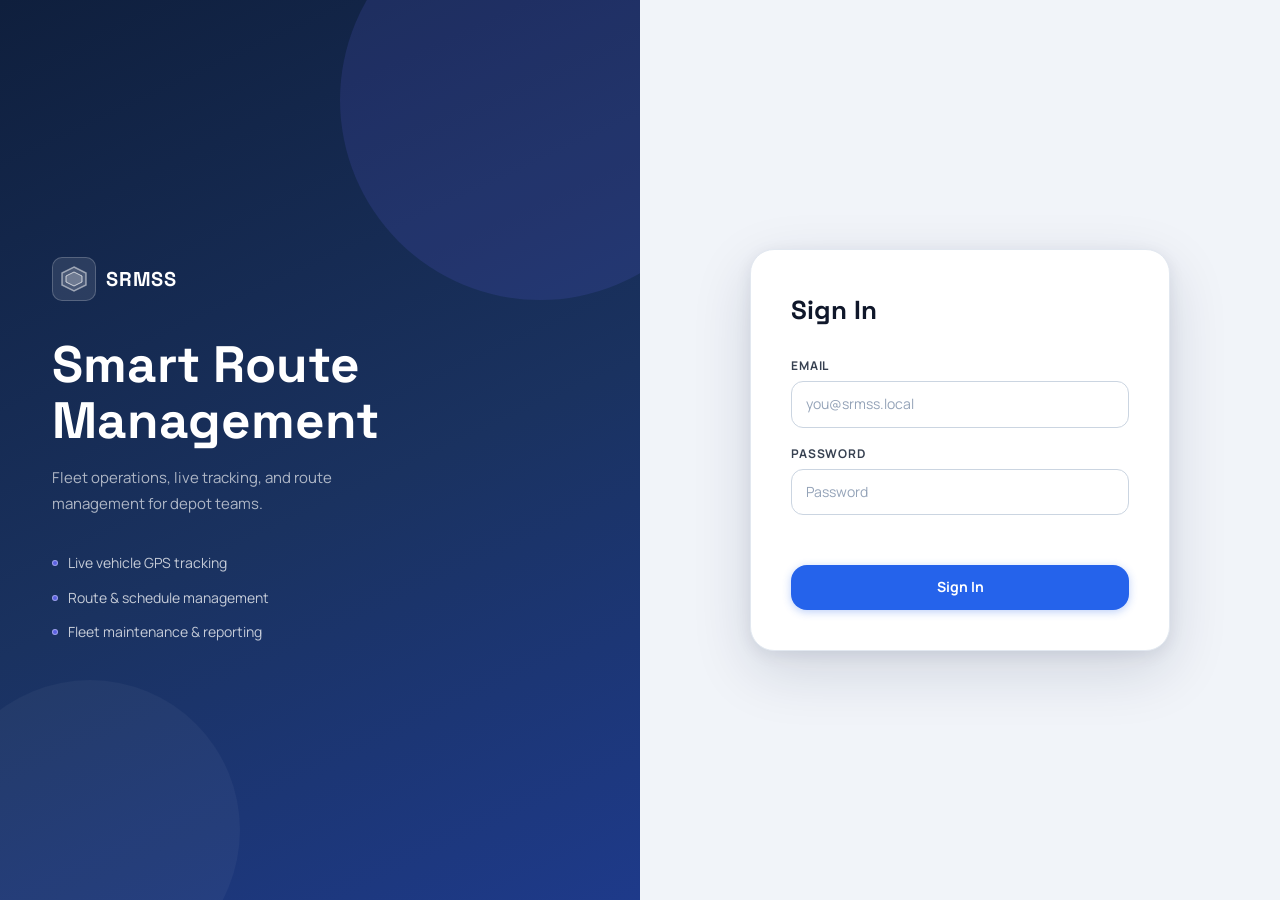
<file: frontend/index.html>
<!DOCTYPE html>
<html lang="en">
<head>
  <meta charset="UTF-8">
  <meta name="viewport" content="width=device-width, initial-scale=1.0">
  <title>SRMSS Login</title>
  <link rel="preconnect" href="https://fonts.googleapis.com">
  <link rel="preconnect" href="https://fonts.gstatic.com" crossorigin>
  <link href="https://fonts.googleapis.com/css2?family=Manrope:wght@400;500;700;800&family=Space+Grotesk:wght@500;700&display=swap" rel="stylesheet">
  <link rel="stylesheet" href="/frontend/css/styles.css">
</head>
<body class="auth-body">
  <main id="app"></main>
  <script type="module" src="/frontend/js/login-page.js"></script>
</body>
</html>
</file>
<file: frontend/css/styles.css>
/* ═══════════════════════════════════════════
   DESIGN TOKENS
   ═══════════════════════════════════════════ */
:root {
  /* Brand palette */
  --navy:         #0f1f3d;
  --navy-mid:     #1a3260;
  --navy-light:   #243d78;
  --blue:         #2563eb;
  --blue-hover:   #1d4ed8;
  --blue-light:   #dbeafe;
  --blue-faint:   #f0f5ff;

  /* Neutrals */
  --bg:           #f1f4f9;
  --bg-panel:     #ffffff;
  --surface:      #f8fafc;
  --line:         #e2e8f0;
  --line-strong:  #cbd5e1;

  /* Text */
  --text:         #0f172a;
  --text-mid:     #374151;
  --text-soft:    #64748b;
  --text-faint:   #94a3b8;

  /* Status */
  --success:      #16a34a;
  --success-bg:   #dcfce7;
  --warning:      #d97706;
  --warning-bg:   #fef3c7;
  --danger:       #dc2626;
  --danger-bg:    #fee2e2;

  /* Shadows */
  --shadow-sm:    0 1px 3px rgba(15, 31, 61, 0.08), 0 1px 2px rgba(15, 31, 61, 0.06);
  --shadow:       0 4px 16px rgba(15, 31, 61, 0.08), 0 1px 4px rgba(15, 31, 61, 0.05);
  --shadow-md:    0 8px 32px rgba(15, 31, 61, 0.10), 0 2px 8px rgba(15, 31, 61, 0.06);
  --shadow-lg:    0 20px 60px rgba(15, 31, 61, 0.14), 0 4px 16px rgba(15, 31, 61, 0.08);

  /* Radii */
  --r-sm:   8px;
  --r-md:   12px;
  --r-lg:   16px;
  --r-xl:   20px;
  --r-2xl:  24px;
}

/* ═══════════════════════════════════════════
   BASE RESET
   ═══════════════════════════════════════════ */
*, *::before, *::after { box-sizing: border-box; }

body {
  margin: 0;
  color: var(--text);
  font-family: "Manrope", system-ui, sans-serif;
  font-size: 15px;
  line-height: 1.6;
  background: var(--bg);
  -webkit-font-smoothing: antialiased;
}

/* ═══════════════════════════════════════════
   AUTH — LOGIN PAGE
   ═══════════════════════════════════════════ */
.auth-layout {
  min-height: 100vh;
  display: grid;
  grid-template-columns: 1fr 1fr;
}

.auth-hero {
  background: linear-gradient(155deg, var(--navy) 0%, var(--navy-mid) 55%, #1e3a8a 100%);
  padding: 56px 52px;
  display: flex;
  align-items: center;
  color: white;
  position: relative;
  overflow: hidden;
}

.auth-hero::before {
  content: "";
  position: absolute;
  top: -100px; right: -100px;
  width: 400px; height: 400px;
  border-radius: 50%;
  background: rgba(99, 102, 241, 0.15);
  pointer-events: none;
}

.auth-hero::after {
  content: "";
  position: absolute;
  bottom: -80px; left: -60px;
  width: 300px; height: 300px;
  border-radius: 50%;
  background: rgba(255, 255, 255, 0.04);
  pointer-events: none;
}

.auth-hero-content {
  position: relative;
  z-index: 1;
}

.auth-brand-mark {
  display: flex;
  align-items: center;
  gap: 10px;
  margin-bottom: 36px;
}

.auth-brand-icon {
  display: flex;
  align-items: center;
  justify-content: center;
  width: 44px;
  height: 44px;
  border-radius: 10px;
  background: rgba(255, 255, 255, 0.1);
  border: 1px solid rgba(255, 255, 255, 0.2);
}

.auth-brand-name {
  font-family: "Space Grotesk", sans-serif;
  font-size: 20px;
  font-weight: 700;
  color: white;
  letter-spacing: 0.04em;
}

.auth-title {
  margin: 0 0 16px;
  font-family: "Space Grotesk", sans-serif;
  font-size: clamp(32px, 4vw, 52px);
  line-height: 1.1;
  color: white;
}

.auth-copy {
  color: rgba(255, 255, 255, 0.65);
  font-size: 15px;
  line-height: 1.7;
  margin: 0 0 36px;
  max-width: 360px;
}

.auth-feature-list {
  display: flex;
  flex-direction: column;
  gap: 12px;
}

.auth-feature {
  display: flex;
  align-items: center;
  gap: 10px;
  font-size: 14px;
  color: rgba(255, 255, 255, 0.75);
}

.auth-feature-dot {
  width: 6px;
  height: 6px;
  border-radius: 50%;
  background: rgba(99, 102, 241, 0.9);
  border: 1px solid rgba(255,255,255,0.4);
  flex-shrink: 0;
}

.auth-panel {
  display: flex;
  align-items: center;
  justify-content: center;
  padding: 40px 32px;
  background: var(--bg);
}

.auth-card {
  width: min(420px, 100%);
  background: var(--bg-panel);
  border-radius: var(--r-2xl);
  box-shadow: var(--shadow-lg);
  padding: 40px;
  border: 1px solid var(--line);
}

.auth-card h2 {
  margin: 0 0 24px;
  font-family: "Space Grotesk", sans-serif;
  font-size: 26px;
  color: var(--text);
}

/* ═══════════════════════════════════════════
   FORMS
   ═══════════════════════════════════════════ */
.form-grid { display: grid; gap: 16px; }

.split-grid {
  display: grid;
  grid-template-columns: 1fr 1fr;
  gap: 12px;
}

.field label {
  display: block;
  margin-bottom: 6px;
  font-size: 12px;
  font-weight: 700;
  text-transform: uppercase;
  letter-spacing: 0.07em;
  color: var(--text-mid);
}

.field input,
.field select,
.field textarea {
  width: 100%;
  padding: 11px 14px;
  border: 1.5px solid var(--line-strong);
  border-radius: var(--r-md);
  background: var(--bg-panel);
  color: var(--text);
  font: inherit;
  font-size: 14px;
  transition: border-color 0.15s, box-shadow 0.15s;
  outline: none;
}

.field input:focus,
.field select:focus,
.field textarea:focus,
.filter-input:focus {
  border-color: var(--blue);
  box-shadow: 0 0 0 3px rgba(37, 99, 235, 0.12);
}

.field input::placeholder { color: var(--text-faint); }

.field input[readonly] {
  background: var(--surface);
  color: var(--text-soft);
  cursor: not-allowed;
}

.error-text {
  min-height: 18px;
  color: var(--danger);
  font-size: 13px;
  font-weight: 600;
}

/* ═══════════════════════════════════════════
   BUTTONS
   ═══════════════════════════════════════════ */
.primary-btn,
.ghost-btn,
.table-btn {
  appearance: none;
  border: 0;
  font: inherit;
  font-weight: 700;
  cursor: pointer;
  transition: all 0.18s ease;
  text-align: center;
  white-space: nowrap;
}

.primary-btn {
  display: inline-flex;
  align-items: center;
  justify-content: center;
  gap: 6px;
  padding: 11px 20px;
  border-radius: var(--r-lg);
  background: var(--blue);
  color: white;
  font-size: 14px;
  box-shadow: 0 2px 8px rgba(37, 99, 235, 0.30);
}

.primary-btn:hover {
  background: var(--blue-hover);
  box-shadow: 0 4px 14px rgba(37, 99, 235, 0.38);
  transform: translateY(-1px);
}

.primary-btn:disabled {
  opacity: 0.6;
  cursor: not-allowed;
  transform: none;
  box-shadow: none;
}

.ghost-btn {
  display: inline-flex;
  align-items: center;
  justify-content: center;
  gap: 6px;
  padding: 11px 18px;
  border-radius: var(--r-lg);
  background: white;
  color: var(--text-mid);
  font-size: 14px;
  border: 1.5px solid var(--line-strong);
}

.ghost-btn:hover {
  background: var(--surface);
  border-color: var(--blue);
  color: var(--blue);
}

/* Table row action buttons */
.table-btn {
  display: inline-flex;
  align-items: center;
  gap: 4px;
  padding: 5px 12px;
  border-radius: var(--r-sm);
  font-size: 12px;
  font-weight: 700;
  background: var(--surface);
  color: var(--text-mid);
  border: 1px solid var(--line-strong);
}

.table-btn:hover {
  background: var(--blue-light);
  border-color: var(--blue);
  color: var(--blue);
}

.danger-btn {
  background: var(--danger-bg);
  color: var(--danger);
  border-color: rgba(220, 38, 38, 0.2);
}

.danger-btn:hover {
  background: rgba(220, 38, 38, 0.15);
  border-color: var(--danger);
  color: var(--danger);
}

.table-actions {
  display: flex;
  gap: 6px;
  align-items: center;
}

/* ═══════════════════════════════════════════
   SHELL — SIDEBAR + MAIN
   ═══════════════════════════════════════════ */
.dashboard-shell {
  min-height: 100vh;
  display: grid;
  grid-template-columns: 260px 1fr;
}

.sidebar {
  background: linear-gradient(180deg, var(--navy) 0%, #162040 100%);
  color: white;
  display: flex;
  flex-direction: column;
  padding: 0;
  overflow-y: auto;
  position: sticky;
  top: 0;
  height: 100vh;
}

.sidebar-header {
  display: flex;
  align-items: flex-start;
  justify-content: space-between;
  padding: 28px 22px 0;
  margin-bottom: 28px;
}

.brand {
  margin-bottom: 0;
}

.brand strong {
  display: block;
  font-family: "Space Grotesk", sans-serif;
  font-size: 22px;
  font-weight: 700;
  color: white;
  letter-spacing: -0.01em;
}

.brand span {
  display: block;
  margin-top: 4px;
  font-size: 11px;
  color: rgba(255, 255, 255, 0.45);
  font-weight: 600;
  text-transform: uppercase;
  letter-spacing: 0.06em;
}

.nav-list {
  display: flex;
  flex-direction: column;
  gap: 2px;
  padding: 0 12px;
  flex: 1;
}

.nav-item {
  display: flex;
  align-items: center;
  gap: 10px;
  padding: 11px 14px;
  border-radius: var(--r-md);
  color: rgba(255, 255, 255, 0.62);
  font-weight: 600;
  font-size: 14px;
  text-decoration: none;
  transition: background 0.15s, color 0.15s;
}

.nav-item:hover {
  background: rgba(255, 255, 255, 0.07);
  color: rgba(255, 255, 255, 0.9);
}

.nav-item.active {
  background: var(--blue);
  color: white;
  font-weight: 700;
  box-shadow: 0 4px 12px rgba(37, 99, 235, 0.4);
}

.sidebar-role-badge {
  display: flex;
  align-items: center;
  gap: 10px;
  margin: 16px 12px 20px;
  padding: 12px 14px;
  border-radius: var(--r-md);
  background: rgba(255, 255, 255, 0.06);
  border: 1px solid rgba(255, 255, 255, 0.08);
  font-size: 13px;
  color: rgba(255, 255, 255, 0.7);
  overflow: hidden;
}

.sidebar-role-badge span:last-child {
  white-space: nowrap;
  overflow: hidden;
  text-overflow: ellipsis;
  font-weight: 700;
}

/* ═══════════════════════════════════════════
   MAIN CONTENT AREA
   ═══════════════════════════════════════════ */
.shell-main {
  display: flex;
  flex-direction: column;
  min-height: 100vh;
  padding: 0;
  background: var(--bg);
  overflow-x: hidden;
}

.topbar {
  display: flex;
  align-items: center;
  justify-content: space-between;
  gap: 16px;
  padding: 18px 32px;
  background: var(--bg-panel);
  border-bottom: 1px solid var(--line);
  position: sticky;
  top: 0;
  z-index: 10;
}

.topbar-left {
  display: flex;
  align-items: center;
  gap: 14px;
  min-width: 0;
}

.topbar-title {
  min-width: 0;
}

.topbar-title h1 {
  margin: 0;
  font-family: "Space Grotesk", sans-serif;
  font-size: 22px;
  font-weight: 700;
  color: var(--text);
  white-space: nowrap;
  overflow: hidden;
  text-overflow: ellipsis;
}

.topbar-subtitle {
  margin: 2px 0 0;
  color: var(--text-soft);
  font-size: 13px;
}

.topbar-actions {
  display: flex;
  align-items: center;
  gap: 10px;
  flex-shrink: 0;
}

.user-chip {
  display: flex;
  align-items: center;
  gap: 10px;
  padding: 8px 14px 8px 8px;
  border-radius: 999px;
  background: var(--surface);
  border: 1px solid var(--line);
}

.user-avatar {
  width: 34px;
  height: 34px;
  border-radius: 50%;
  display: grid;
  place-items: center;
  background: var(--blue);
  color: white;
  font-weight: 800;
  font-size: 12px;
  flex-shrink: 0;
}

.user-chip-info strong {
  display: block;
  font-size: 13px;
  font-weight: 700;
  color: var(--text);
  line-height: 1.3;
}

.user-chip-info span {
  font-size: 11px;
  color: var(--text-soft);
  text-transform: capitalize;
}

/* Page content padding */
.dashboard-grid {
  display: grid;
  gap: 20px;
  padding: 28px 32px;
  flex: 1;
}

/* ═══════════════════════════════════════════
   STAT CARDS
   ═══════════════════════════════════════════ */
.stats-grid {
  display: grid;
  grid-template-columns: repeat(5, minmax(0, 1fr));
  gap: 14px;
}

.stat-card {
  background: var(--bg-panel);
  border-radius: var(--r-lg);
  border: 1px solid var(--line);
  padding: 14px 16px;
  box-shadow: var(--shadow-sm);
  position: relative;
  overflow: hidden;
  display: flex;
  align-items: center;
  gap: 14px;
}

.stat-card::before {
  content: "";
  position: absolute;
  top: 0; left: 0; bottom: 0;
  width: 3px;
  background: var(--blue);
  border-radius: var(--r-sm) 0 0 var(--r-sm);
}

.stat-card-body {
  display: flex;
  flex-direction: column;
  gap: 2px;
  padding-left: 4px;
}

.stat-card span {
  display: block;
  font-size: 11px;
  font-weight: 700;
  text-transform: uppercase;
  letter-spacing: 0.07em;
  color: var(--text-soft);
}

.stat-card strong {
  display: block;
  font-size: 26px;
  font-family: "Space Grotesk", sans-serif;
  font-weight: 700;
  color: var(--text);
  line-height: 1.1;
}

/* ═══════════════════════════════════════════
   PANELS
   ═══════════════════════════════════════════ */
.panels-grid {
  display: grid;
  grid-template-columns: 1.4fr 0.6fr;
  gap: 16px;
}

.management-grid {
  display: grid;
  grid-template-columns: 1.2fr 0.8fr;
  gap: 16px;
}

.panel {
  background: var(--bg-panel);
  border-radius: var(--r-xl);
  border: 1px solid var(--line);
  padding: 24px;
  box-shadow: var(--shadow-sm);
}

.panel h3 {
  margin: 0 0 18px;
  font-family: "Space Grotesk", sans-serif;
  font-size: 17px;
  font-weight: 700;
  color: var(--text);
}

/* ═══════════════════════════════════════════
   FILTER BAR
   ═══════════════════════════════════════════ */
.filter-bar {
  display: flex;
  gap: 8px;
  margin-bottom: 18px;
  align-items: center;
  flex-wrap: wrap;
}

.filter-bar .filter-input { flex: 1; min-width: 0; }
.filter-bar .primary-btn,
.filter-bar .ghost-btn { flex-shrink: 0; }

.filter-input {
  padding: 10px 14px;
  border: 1.5px solid var(--line-strong);
  border-radius: var(--r-md);
  background: var(--bg-panel);
  color: var(--text);
  font: inherit;
  font-size: 14px;
  outline: none;
  transition: border-color 0.15s, box-shadow 0.15s;
}

.filter-input:focus {
  border-color: var(--blue);
  box-shadow: 0 0 0 3px rgba(37, 99, 235, 0.12);
}

/* ═══════════════════════════════════════════
   DATA TABLE
   ═══════════════════════════════════════════ */
.table-wrap { overflow-x: auto; }

.data-table {
  width: 100%;
  border-collapse: collapse;
  font-size: 14px;
}

.data-table thead {
  background: var(--surface);
  border-bottom: 2px solid var(--line);
}

.data-table th {
  padding: 10px 14px;
  text-align: left;
  font-size: 11px;
  font-weight: 800;
  text-transform: uppercase;
  letter-spacing: 0.08em;
  color: var(--text-soft);
  white-space: nowrap;
}

.data-table td {
  padding: 12px 14px;
  border-bottom: 1px solid var(--line);
  color: var(--text-mid);
  vertical-align: middle;
}

.data-table tbody tr:hover {
  background: var(--blue-faint);
}

.data-table tbody tr:last-child td {
  border-bottom: none;
}

.empty-note {
  padding: 32px;
  text-align: center;
  color: var(--text-soft);
  font-size: 14px;
}

.stops-empty-note {
  font-size: 13px;
  color: var(--text-faint);
  margin: 4px 0 8px;
}

.stop-row {
  display: flex;
  align-items: center;
  gap: 8px;
  margin-bottom: 6px;
}

.stop-seq {
  min-width: 22px;
  font-size: 13px;
  color: var(--text-soft);
  flex-shrink: 0;
}

.stop-row .stop-name-input {
  flex: 1;
  padding: 8px 10px;
  font-size: 14px;
  border: 1px solid var(--border);
  border-radius: 6px;
  background: var(--bg-input, var(--bg-surface));
  color: var(--text-main);
}

.stop-row .stop-name-input:focus {
  outline: none;
  border-color: var(--accent);
}

.stop-remove-btn {
  padding: 6px 10px !important;
  font-size: 13px !important;
  flex-shrink: 0;
}

.add-stop-btn {
  margin-top: 6px;
  font-size: 13px;
}

/* ═══════════════════════════════════════════
   ROUTE MAP
   ═══════════════════════════════════════════ */
.route-map-field { gap: 0; }

.map-hint-inline {
  font-size: 12px;
  font-weight: 400;
  color: var(--text-faint);
}

.map-mode-toolbar {
  display: flex;
  gap: 6px;
  margin: 8px 0 6px;
  flex-wrap: wrap;
}

.map-mode-btn {
  display: flex;
  align-items: center;
  gap: 6px;
  padding: 6px 12px;
  border: 1px solid var(--border, #e2e8f0);
  border-radius: 6px;
  background: var(--bg-surface, #f8fafc);
  cursor: pointer;
  font-size: 13px;
  color: var(--text-soft);
  transition: background 0.15s, color 0.15s, border-color 0.15s;
}

.map-mode-btn.active {
  background: var(--accent, #6366f1);
  color: #fff;
  border-color: var(--accent, #6366f1);
}

.map-mode-btn:not(.active):hover {
  background: var(--surface, #f1f5f9);
}

.map-mode-dot {
  width: 10px;
  height: 10px;
  border-radius: 50%;
  flex-shrink: 0;
}

.map-mode-dot-start { background: #22c55e; }
.map-mode-dot-stop  { background: #3b82f6; }
.map-mode-dot-end   { background: #ef4444; }

#route-map {
  height: 320px;
  border-radius: 8px;
  border: 1px solid var(--border, #e2e8f0);
  z-index: 0;
}

/* Custom map pins */
.route-map-pin {
  width: 30px;
  height: 30px;
  border-radius: 50%;
  display: flex;
  align-items: center;
  justify-content: center;
  border: 2px solid #fff;
  box-shadow: 0 2px 8px rgba(0,0,0,0.35);
}

.route-map-pin span {
  font-size: 11px;
  font-weight: 700;
  color: #fff;
  line-height: 1;
}

.route-map-pin-start { background: #22c55e; }
.route-map-pin-stop  { background: #3b82f6; }
.route-map-pin-end   { background: #ef4444; }

/* ── Assignment panel ── */
.assign-route-info {
  background: var(--surface);
  border: 1px solid var(--line);
  border-radius: 8px;
  padding: 12px 14px;
  margin-bottom: 16px;
  display: grid;
  gap: 6px;
}
.assign-info-row {
  display: flex;
  gap: 10px;
  font-size: 13px;
}
.assign-label {
  color: var(--text-soft);
  min-width: 90px;
  flex-shrink: 0;
}
.assign-value { color: var(--text); font-weight: 500; }

.current-assignment-banner {
  background: var(--blue-faint);
  border: 1px solid var(--blue-light);
  border-radius: 8px;
  padding: 10px 14px;
  margin-bottom: 16px;
}
.current-assign-title {
  font-size: 11px;
  font-weight: 600;
  text-transform: uppercase;
  letter-spacing: .05em;
  color: var(--blue);
  margin-bottom: 6px;
}
.current-assign-detail { font-size: 13px; color: var(--text-soft); line-height: 1.7; }

.assign-field-hint { font-size: 11px; color: var(--text-faint); font-weight: 400; }
.assign-empty-note { font-size: 13px; color: var(--text-faint); font-style: italic; margin: 4px 0 0; }

/* ── Recurring schedule ── */
.recurring-toggle-label {
  display: flex;
  align-items: center;
  gap: 8px;
  cursor: pointer;
  font-size: 14px;
  font-weight: 500;
  color: var(--text);
  user-select: none;
}
.recurring-toggle-label input[type="checkbox"] { width: 16px; height: 16px; cursor: pointer; accent-color: var(--blue); }

.recurring-section {
  background: var(--blue-faint);
  border: 1px solid var(--blue-light);
  border-radius: 8px;
  padding: 14px 16px;
  display: grid;
  gap: 12px;
}

.weekday-checkboxes { display: flex; gap: 6px; flex-wrap: wrap; }

.weekday-chip { display: inline-block; cursor: pointer; user-select: none; }
.weekday-chip input { display: none; }
.weekday-chip span {
  display: inline-flex;
  align-items: center;
  justify-content: center;
  width: 40px;
  height: 34px;
  border-radius: 6px;
  border: 1px solid var(--line-strong);
  background: var(--bg-panel);
  font-size: 12px;
  font-weight: 600;
  color: var(--text-soft);
  transition: background 0.15s, color 0.15s, border-color 0.15s;
}
.weekday-chip input:checked + span {
  background: var(--blue);
  border-color: var(--blue);
  color: #fff;
}

.assignment-cell { display: flex; flex-direction: column; gap: 2px; }
.assignment-vehicle { font-size: 12px; font-weight: 600; color: var(--text); }
.assignment-driver  { font-size: 11px; color: var(--text-soft); }

/* ═══════════════════════════════════════════
   BADGES
   ═══════════════════════════════════════════ */
.badge {
  display: inline-flex;
  align-items: center;
  padding: 3px 10px;
  border-radius: 999px;
  font-size: 11px;
  font-weight: 800;
  text-transform: uppercase;
  letter-spacing: 0.06em;
  white-space: nowrap;
}

/* Role badges */
.badge.admin   { background: var(--navy); color: white; }
.badge.manager { background: var(--blue-light); color: var(--blue-hover); }
.badge.driver  { background: var(--success-bg); color: var(--success); }
.badge.user    { background: var(--surface); color: var(--text-soft); border: 1px solid var(--line-strong); }

/* Status badges */
.badge.active      { background: var(--success-bg); color: var(--success); }
.badge.available   { background: var(--success-bg); color: var(--success); }
.badge.assigned    { background: var(--blue-light); color: var(--blue-hover); }
.badge.scheduled   { background: var(--blue-faint); color: var(--blue); border: 1px solid var(--blue-light); }
.badge.delayed     { background: var(--warning-bg); color: var(--warning); }
.badge.completed   { background: var(--surface); color: var(--text-soft); border: 1px solid var(--line-strong); }
.badge.emergency   { background: var(--danger-bg); color: var(--danger); }
.badge.maintenance { background: var(--warning-bg); color: var(--warning); }
.badge.inactive    { background: var(--surface); color: var(--text-faint); border: 1px solid var(--line); }
.badge.on_leave    { background: var(--warning-bg); color: var(--warning); }
.badge.cancelled   { background: var(--danger-bg); color: var(--danger); }
.badge.in_progress { background: var(--blue-light); color: var(--blue); }

/* ═══════════════════════════════════════════
   DASHBOARD WIDGETS
   ═══════════════════════════════════════════ */
.schedule-list { display: grid; gap: 10px; }

.schedule-item {
  display: grid;
  grid-template-columns: 1fr auto;
  gap: 12px;
  align-items: center;
  padding: 14px 16px;
  border-radius: var(--r-md);
  background: var(--surface);
  border: 1px solid var(--line);
}

.schedule-meta { color: var(--text-soft); font-size: 13px; }

.utilization-grid { display: grid; gap: 10px; }

.util-card {
  padding: 14px 16px;
  border-radius: var(--r-md);
  background: var(--blue-faint);
  border: 1px solid var(--blue-light);
}

.util-card span { font-size: 12px; color: var(--text-soft); font-weight: 600; }

.util-card strong {
  display: block;
  margin-top: 8px;
  font-size: 28px;
  font-family: "Space Grotesk", sans-serif;
  color: var(--blue);
}

/* ═══════════════════════════════════════════
   FORM SECTION DIVIDER
   ═══════════════════════════════════════════ */
.form-section-label {
  display: flex;
  align-items: center;
  gap: 10px;
  margin: 8px 0 4px;
  font-size: 11px;
  font-weight: 800;
  text-transform: uppercase;
  letter-spacing: 0.08em;
  color: var(--text-soft);
}

.form-section-label::before,
.form-section-label::after {
  content: "";
  flex: 1;
  height: 1px;
  background: var(--line);
}

/* ═══════════════════════════════════════════
   FORM ACTIONS / EDIT MODE
   ═══════════════════════════════════════════ */
.form-mode-label {
  display: flex;
  align-items: center;
  gap: 8px;
  margin-bottom: 14px;
  font-size: 12px;
  font-weight: 700;
  text-transform: uppercase;
  letter-spacing: 0.06em;
  color: var(--text-soft);
}

.edit-badge {
  padding: 3px 10px;
  border-radius: 999px;
  background: var(--blue-light);
  color: var(--blue);
  font-size: 11px;
  font-weight: 800;
}

.form-actions { display: flex; gap: 8px; }
.form-actions .primary-btn,
.form-actions .ghost-btn { flex: 1; }

.compact-form .field input,
.compact-form .field select { padding: 9px 12px; font-size: 14px; }

/* ═══════════════════════════════════════════
   TAB UI
   ═══════════════════════════════════════════ */
.tab-bar {
  display: flex;
  gap: 4px;
  margin-bottom: 18px;
  border-bottom: 2px solid var(--line);
}

.tab-btn {
  appearance: none;
  border: 0;
  background: none;
  font: inherit;
  font-size: 13px;
  font-weight: 700;
  color: var(--text-soft);
  padding: 9px 16px;
  border-bottom: 2px solid transparent;
  margin-bottom: -2px;
  cursor: pointer;
  transition: color 0.15s, border-color 0.15s;
}

.tab-btn.active {
  color: var(--blue);
  border-bottom-color: var(--blue);
}

.tab-btn:hover:not(.active) {
  color: var(--text);
}

/* ═══════════════════════════════════════════
   REPORTS / DATE FILTER
   ═══════════════════════════════════════════ */
.date-filter-bar {
  display: flex;
  gap: 12px;
  align-items: flex-end;
  flex-wrap: wrap;
  padding: 18px 20px;
  background: var(--bg-panel);
  border-radius: var(--r-lg);
  border: 1px solid var(--line);
  margin-bottom: 20px;
}

.date-filter-bar .field { flex: 1; min-width: 160px; }

.reports-toolbar {
  display: flex;
  align-items: flex-start;
  justify-content: space-between;
  gap: 16px;
  margin-bottom: 20px;
}
.reports-toolbar .date-filter-bar { flex: 1; margin-bottom: 0; }

.export-pdf-btn {
  flex-shrink: 0;
  align-self: flex-end;
  white-space: nowrap;
}

.report-section { margin-bottom: 24px; }
.report-section h4 {
  margin: 0 0 12px;
  font-family: "Space Grotesk", sans-serif;
  font-size: 16px;
  color: var(--text);
}

/* ═══════════════════════════════════════════
   PROFILE
   ═══════════════════════════════════════════ */
.profile-grid {
  display: grid;
  grid-template-columns: 1fr 1fr;
  gap: 16px;
}

.profile-card {
  background: var(--bg-panel);
  border-radius: var(--r-xl);
  border: 1px solid var(--line);
  padding: 24px;
  box-shadow: var(--shadow-sm);
}

.profile-card h3 {
  margin: 0 0 16px;
  font-family: "Space Grotesk", sans-serif;
  font-size: 16px;
  font-weight: 700;
  color: var(--text);
}

.profile-avatar-row {
  display: flex;
  align-items: center;
  gap: 16px;
  margin-bottom: 20px;
}

.profile-avatar {
  width: 56px;
  height: 56px;
  border-radius: 50%;
  display: grid;
  place-items: center;
  background: var(--blue);
  color: white;
  font-weight: 800;
  font-size: 20px;
  font-family: "Space Grotesk", sans-serif;
  flex-shrink: 0;
}

.profile-meta strong {
  display: block;
  font-size: 18px;
  font-family: "Space Grotesk", sans-serif;
  color: var(--text);
}

.profile-meta span { color: var(--text-soft); font-size: 14px; }

.session-item {
  display: flex;
  align-items: center;
  justify-content: space-between;
  gap: 12px;
  padding: 12px 14px;
  border-radius: var(--r-md);
  background: var(--surface);
  border: 1px solid var(--line);
  margin-bottom: 8px;
}

.session-meta { color: var(--text-soft); font-size: 12px; }

.session-current {
  font-size: 11px;
  font-weight: 800;
  text-transform: uppercase;
  letter-spacing: 0.06em;
  color: var(--success);
}

/* ═══════════════════════════════════════════
   ROLE PICKER
   ═══════════════════════════════════════════ */
.role-picker { display: grid; gap: 8px; }

.role-option {
  display: flex;
  align-items: flex-start;
  gap: 12px;
  padding: 12px 14px;
  border-radius: var(--r-md);
  border: 1.5px solid var(--line-strong);
  background: var(--bg-panel);
  cursor: pointer;
  transition: border-color 0.15s, background 0.15s;
}

.role-option:hover { border-color: var(--blue); }

.role-option input[type="radio"] {
  appearance: none;
  width: 18px;
  height: 18px;
  border-radius: 50%;
  border: 2px solid var(--line-strong);
  background: white;
  flex-shrink: 0;
  margin-top: 2px;
  transition: border-color 0.15s, background 0.15s;
  cursor: pointer;
}

.role-option.selected input[type="radio"] {
  border-color: var(--blue);
  background: var(--blue);
  box-shadow: inset 0 0 0 3px white;
}

.role-option.selected {
  border-color: var(--blue);
  background: var(--blue-faint);
}

.role-option-content { display: flex; flex-direction: column; gap: 2px; }
.role-option-label { font-weight: 800; font-size: 13px; color: var(--text); }
.role-option-desc { font-size: 12px; color: var(--text-soft); line-height: 1.5; }

/* ═══════════════════════════════════════════
   SIDE PANEL
   ═══════════════════════════════════════════ */
.side-panel-overlay {
  position: fixed;
  inset: 0;
  z-index: 800;
  background: rgba(15, 31, 61, 0.4);
  backdrop-filter: blur(3px);
  opacity: 0;
  transition: opacity 0.25s ease;
}

.side-panel-overlay.visible { opacity: 1; }

.side-panel {
  position: fixed;
  top: 0;
  right: 0;
  height: 100vh;
  width: 440px;
  max-width: 100vw;
  background: var(--bg-panel);
  box-shadow: -24px 0 80px rgba(15, 31, 61, 0.14);
  transform: translateX(100%);
  transition: transform 0.3s cubic-bezier(0.4, 0, 0.2, 1);
  display: flex;
  flex-direction: column;
  z-index: 801;
}

.side-panel.open { transform: translateX(0); }

.side-panel-header {
  display: flex;
  align-items: flex-start;
  justify-content: space-between;
  gap: 12px;
  padding: 22px 24px;
  border-bottom: 1px solid var(--line);
  flex-shrink: 0;
  background: var(--surface);
}

.side-panel-title {
  margin: 0;
  font-family: "Space Grotesk", sans-serif;
  font-size: 18px;
  font-weight: 700;
  color: var(--text);
}

.side-panel-subtitle {
  margin: 4px 0 0;
  font-size: 13px;
  color: var(--text-soft);
}

.side-panel-close {
  flex-shrink: 0;
  width: 32px;
  height: 32px;
  border-radius: var(--r-sm);
  border: 1px solid var(--line-strong);
  background: var(--bg-panel);
  cursor: pointer;
  display: grid;
  place-items: center;
  font-size: 14px;
  color: var(--text-soft);
  transition: all 0.15s;
}

.side-panel-close:hover {
  background: var(--danger-bg);
  border-color: var(--danger);
  color: var(--danger);
}

.side-panel-body {
  flex: 1;
  overflow-y: auto;
  padding: 24px;
}

.side-panel-body .form-grid { gap: 14px; }

.side-panel-footer {
  padding: 16px 24px;
  border-top: 1px solid var(--line);
  display: flex;
  gap: 10px;
  flex-shrink: 0;
  background: var(--surface);
}

.side-panel-footer .primary-btn { flex: 1; }

/* ═══════════════════════════════════════════
   CONFIRM MODAL
   ═══════════════════════════════════════════ */
.modal-overlay {
  position: fixed;
  inset: 0;
  background: rgba(15, 31, 61, 0.5);
  display: grid;
  place-items: center;
  z-index: 1000;
  opacity: 0;
  transition: opacity 0.2s ease;
  backdrop-filter: blur(4px);
  padding: 20px;
}

.modal-overlay.visible { opacity: 1; }

.modal-card {
  width: min(420px, 100%);
  padding: 28px;
  border-radius: var(--r-xl);
  background: var(--bg-panel);
  box-shadow: var(--shadow-lg);
  border: 1px solid var(--line);
  transform: translateY(10px) scale(0.98);
  transition: transform 0.2s ease;
}

.modal-overlay.visible .modal-card {
  transform: translateY(0) scale(1);
}

.modal-title {
  margin: 0 0 10px;
  font-family: "Space Grotesk", sans-serif;
  font-size: 20px;
  font-weight: 700;
  color: var(--text);
}

.modal-body {
  margin: 0 0 22px;
  color: var(--text-soft);
  font-size: 14px;
  line-height: 1.65;
}

.modal-actions {
  display: flex;
  gap: 10px;
  justify-content: flex-end;
}

/* ═══════════════════════════════════════════
   TOAST NOTIFICATIONS
   ═══════════════════════════════════════════ */
.toast-tray {
  position: fixed;
  bottom: 24px;
  right: 24px;
  display: grid;
  gap: 8px;
  z-index: 2000;
  max-width: 360px;
}

.toast {
  padding: 13px 18px;
  border-radius: var(--r-lg);
  font-weight: 600;
  font-size: 14px;
  box-shadow: var(--shadow-md);
  opacity: 0;
  transform: translateY(6px) scale(0.97);
  transition: opacity 0.2s ease, transform 0.2s ease;
  border: 1px solid transparent;
}

.toast.visible {
  opacity: 1;
  transform: translateY(0) scale(1);
}

.toast-success { background: #166534; color: white; border-color: #15803d; }
.toast-error   { background: #991b1b; color: white; border-color: #b91c1c; }
.toast-info    { background: var(--navy); color: white; border-color: var(--navy-mid); }

/* ═══════════════════════════════════════════
   FULL-SCREEN LOADER
   ═══════════════════════════════════════════ */
.fullscreen-loader {
  position: fixed;
  inset: 0;
  z-index: 9999;
  background: rgba(241, 244, 249, 0.82);
  backdrop-filter: blur(8px);
  display: flex;
  flex-direction: column;
  align-items: center;
  justify-content: center;
  gap: 16px;
  transition: opacity 0.25s ease;
}

.fullscreen-loader.fade-out {
  opacity: 0;
  pointer-events: none;
}

.loader-spinner {
  width: 44px;
  height: 44px;
  border: 3px solid var(--blue-light);
  border-top-color: var(--blue);
  border-radius: 50%;
  animation: spin 0.75s linear infinite;
}

.loader-label {
  font-family: "Space Grotesk", sans-serif;
  font-size: 14px;
  font-weight: 700;
  color: var(--text-soft);
  letter-spacing: 0.02em;
}

@keyframes spin { to { transform: rotate(360deg); } }

/* ═══════════════════════════════════════════
   SKELETON LOADER
   ═══════════════════════════════════════════ */
.page-loader {
  min-height: 100vh;
  display: grid;
  grid-template-columns: 260px 1fr;
}

.loader-sidebar {
  background: linear-gradient(180deg, var(--navy) 0%, #162040 100%);
  padding: 28px 22px;
}

.loader-sidebar-brand .skeleton:first-child {
  height: 24px; width: 80px; border-radius: 6px; margin-bottom: 8px;
  background: rgba(255,255,255,0.1);
}

.loader-sidebar-brand .skeleton:last-child {
  height: 12px; width: 150px; border-radius: 4px;
  background: rgba(255,255,255,0.07);
}

.loader-sidebar-brand { margin-bottom: 32px; }

.loader-sidebar-nav { display: grid; gap: 6px; }
.loader-sidebar-nav .skeleton {
  height: 42px; border-radius: var(--r-md);
  background: rgba(255,255,255,0.06);
}

.loader-main {
  padding: 0;
  display: flex;
  flex-direction: column;
  gap: 20px;
}

.loader-topbar {
  display: flex;
  justify-content: space-between;
  align-items: center;
  gap: 16px;
  padding: 18px 32px;
  background: var(--bg-panel);
  border-bottom: 1px solid var(--line);
}

.loader-topbar-left { display: grid; gap: 8px; }

.loader-stats {
  display: grid;
  grid-template-columns: repeat(5, minmax(0, 1fr));
  gap: 14px;
  padding: 0 32px;
}

.loader-stat-card {
  height: 88px;
  border-radius: var(--r-lg);
  border: 1px solid var(--line);
}

.loader-panels {
  display: grid;
  grid-template-columns: 1.4fr 0.6fr;
  gap: 16px;
  padding: 0 32px;
}

.loader-panel {
  border-radius: var(--r-xl);
  border: 1px solid var(--line);
  padding: 22px;
  display: grid;
  gap: 12px;
  align-content: start;
}

.loader-panel-title { height: 22px; width: 140px; border-radius: 6px; }
.loader-schedule-item { height: 70px; border-radius: var(--r-md); }
.loader-util-item { height: 66px; border-radius: var(--r-md); }

.skeleton {
  position: relative;
  overflow: hidden;
  background: var(--line);
}

.skeleton::after {
  content: "";
  position: absolute;
  inset: 0;
  background: linear-gradient(90deg, transparent 0%, rgba(255,255,255,0.6) 50%, transparent 100%);
  animation: shimmer 1.4s ease-in-out infinite;
}

@keyframes shimmer {
  0% { transform: translateX(-100%); }
  100% { transform: translateX(100%); }
}

/* ═══════════════════════════════════════════
   MOBILE SIDEBAR OVERLAY + HAMBURGER
   ═══════════════════════════════════════════ */
.sidebar-overlay {
  display: none;
  position: fixed;
  inset: 0;
  background: rgba(15, 31, 61, 0.5);
  z-index: 299;
  backdrop-filter: blur(2px);
}

.sidebar-overlay.visible { display: block; }

.sidebar-close {
  display: none;
  appearance: none;
  border: 1px solid rgba(255,255,255,0.15);
  background: rgba(255,255,255,0.08);
  color: rgba(255,255,255,0.7);
  width: 30px;
  height: 30px;
  border-radius: var(--r-sm);
  cursor: pointer;
  font-size: 13px;
  flex-shrink: 0;
  margin-top: 2px;
  transition: background 0.15s;
}

.sidebar-close:hover { background: rgba(255,255,255,0.14); color: white; }

.hamburger-btn {
  display: none;
  flex-direction: column;
  justify-content: center;
  gap: 5px;
  appearance: none;
  border: 1.5px solid var(--line-strong);
  background: var(--bg-panel);
  border-radius: var(--r-md);
  padding: 9px 10px;
  cursor: pointer;
  flex-shrink: 0;
}

.hamburger-btn span {
  display: block;
  width: 18px;
  height: 2px;
  background: var(--text-mid);
  border-radius: 2px;
}

/* ═══════════════════════════════════════════
   BREAKPOINT 1 — ≤ 1200px  LARGE TABLET
   ═══════════════════════════════════════════ */
@media (max-width: 1200px) {
  .dashboard-shell { grid-template-columns: 220px 1fr; }

  .stats-grid { grid-template-columns: repeat(3, minmax(0, 1fr)); }

  .stat-card strong { font-size: 26px; }

  .topbar-title h1 { font-size: 20px; }
  .topbar-subtitle { display: none; }

  .dashboard-grid { padding: 22px 24px; }
  .topbar { padding: 14px 24px; }
}

/* ═══════════════════════════════════════════
   BREAKPOINT 2 — ≤ 1024px  TABLET
   ═══════════════════════════════════════════ */
@media (max-width: 1024px) {
  /* Auth */
  .auth-layout { grid-template-columns: 1fr; }
  .auth-hero { display: none; }
  .auth-panel { min-height: 100vh; padding: 32px 20px; }

  /* Shell overlay sidebar */
  .dashboard-shell { grid-template-columns: 1fr; }

  .sidebar {
    position: fixed;
    top: 0; left: 0;
    height: 100vh;
    width: 260px;
    transform: translateX(-100%);
    transition: transform 0.3s cubic-bezier(0.4, 0, 0.2, 1);
    z-index: 300;
  }

  .sidebar.open { transform: translateX(0); }
  .sidebar-close { display: flex; align-items: center; justify-content: center; }
  .hamburger-btn { display: flex; }

  /* Layout */
  .shell-main { min-height: 100vh; }
  .dashboard-grid { padding: 20px; gap: 16px; }
  .topbar { padding: 14px 20px; }

  .panels-grid, .management-grid { grid-template-columns: 1fr; }
  .stats-grid { grid-template-columns: repeat(3, minmax(0, 1fr)); }
  .profile-grid { grid-template-columns: 1fr; }

  /* Loader */
  .page-loader { grid-template-columns: 1fr; }
  .loader-sidebar { display: none; }
  .loader-stats { grid-template-columns: repeat(3, minmax(0, 1fr)); padding: 0 20px; }
  .loader-panels { grid-template-columns: 1fr; padding: 0 20px; }
  .loader-topbar { padding: 14px 20px; }
}

/* ═══════════════════════════════════════════
   BREAKPOINT 3 — ≤ 768px  MOBILE
   ═══════════════════════════════════════════ */
@media (max-width: 768px) {
  .dashboard-grid { padding: 14px; gap: 12px; }
  .topbar { padding: 12px 14px; margin-bottom: 0; }

  .topbar-title h1 { font-size: 18px; }

  .user-chip-info { display: none; }
  .user-chip { padding: 6px; border-radius: 50%; }

  .ghost-btn#logout-btn { padding: 9px 12px; font-size: 13px; }

  .stats-grid { grid-template-columns: repeat(2, minmax(0, 1fr)); gap: 10px; }
  .stat-card { padding: 12px 14px; }
  .stat-card strong { font-size: 22px; }

  .split-grid { grid-template-columns: 1fr; }

  .filter-bar { gap: 8px; }
  .filter-bar .ghost-btn,
  .filter-bar .primary-btn { flex: 1 1 auto; text-align: center; justify-content: center; }

  .panel { padding: 16px; border-radius: var(--r-lg); }
  .panel h3 { font-size: 15px; margin-bottom: 14px; }

  .data-table th, .data-table td { padding: 9px 10px; font-size: 13px; }

  .reports-toolbar { flex-direction: column; }
  .date-filter-bar { flex-direction: column; gap: 10px; }
  .date-filter-bar .field { width: 100%; }
  .export-pdf-btn { width: 100%; justify-content: center; }

  .side-panel { width: 100vw; }
  .side-panel-footer { flex-direction: column; }

  .toast-tray { bottom: 14px; right: 12px; left: 12px; max-width: none; }
  .toast { max-width: 100%; }

  .modal-card { padding: 20px; }

  .loader-stats { grid-template-columns: repeat(2, minmax(0, 1fr)); }
}

/* ═══════════════════════════════════════════
   BREAKPOINT 4 — ≤ 480px  SMALL MOBILE
   ═══════════════════════════════════════════ */
@media (max-width: 480px) {
  .stats-grid { grid-template-columns: 1fr 1fr; }

  .primary-btn, .ghost-btn { padding: 10px 14px; font-size: 13px; }

  .side-panel-header, .side-panel-body { padding: 16px; }
  .side-panel-footer { padding: 14px 16px; }

  .topbar-title h1 { font-size: 16px; }
}

/* ═══════════════════════════════════════════
   CALENDAR VIEW
   ═══════════════════════════════════════════ */
.cal-nav {
  display: flex;
  align-items: center;
  justify-content: space-between;
  margin-bottom: 16px;
  flex-wrap: wrap;
  gap: 10px;
}

.cal-nav-center {
  display: flex;
  align-items: center;
  gap: 8px;
}

.cal-month-title {
  font-family: "Space Grotesk", sans-serif;
  font-size: 18px;
  font-weight: 700;
  color: var(--text);
  min-width: 200px;
  text-align: center;
}

.cal-scroll-wrap {
  overflow-x: auto;
  -webkit-overflow-scrolling: touch;
}

.cal-header-row {
  display: grid;
  grid-template-columns: repeat(7, minmax(52px, 1fr));
  border-bottom: 2px solid var(--line);
  min-width: 364px;
}

.cal-header-cell {
  padding: 8px 6px;
  text-align: center;
  font-size: 11px;
  font-weight: 800;
  text-transform: uppercase;
  letter-spacing: 0.08em;
  color: var(--text-soft);
}

.cal-grid {
  display: grid;
  grid-template-columns: repeat(7, minmax(52px, 1fr));
  border-left: 1px solid var(--line);
  border-top: 1px solid var(--line);
  min-width: 364px;
}

.cal-cell {
  border-right: 1px solid var(--line);
  border-bottom: 1px solid var(--line);
  padding: 6px 5px 4px;
  min-height: 96px;
}

.cal-cell.other-month { background: var(--surface); }
.cal-cell.today       { background: var(--blue-faint); }

.cal-day-num {
  display: inline-flex;
  align-items: center;
  justify-content: center;
  width: 24px;
  height: 24px;
  border-radius: 50%;
  font-size: 12px;
  font-weight: 700;
  color: var(--text-soft);
  margin-bottom: 4px;
  flex-shrink: 0;
}

.cal-cell.today .cal-day-num      { background: var(--blue); color: white; }
.cal-cell.other-month .cal-day-num { color: var(--text-faint); }

.cal-event {
  display: flex;
  align-items: center;
  gap: 4px;
  padding: 2px 5px;
  border-radius: 4px;
  font-size: 11px;
  font-weight: 600;
  white-space: nowrap;
  overflow: hidden;
  text-overflow: ellipsis;
  margin-bottom: 2px;
  cursor: pointer;
  transition: opacity 0.12s, transform 0.1s;
  line-height: 1.45;
}

.cal-event:hover { opacity: 0.8; transform: translateX(1px); }

.cal-event.scheduled { background: #dbeafe; color: #1d4ed8; }
.cal-event.active    { background: #dcfce7; color: #15803d; }
.cal-event.completed { background: #f1f5f9; color: #64748b; border: 1px solid #e2e8f0; }
.cal-event.delayed   { background: #fef3c7; color: #d97706; }
.cal-event.emergency { background: #fee2e2; color: #dc2626; }
.cal-event.cancelled { background: #fee2e2; color: #dc2626; opacity: 0.55; }

.cal-event-dot {
  width: 6px;
  height: 6px;
  border-radius: 50%;
  flex-shrink: 0;
}

.cal-event.scheduled .cal-event-dot { background: #2563eb; }
.cal-event.active    .cal-event-dot { background: #16a34a; }
.cal-event.completed .cal-event-dot { background: #94a3b8; }
.cal-event.delayed   .cal-event-dot { background: #d97706; }
.cal-event.emergency .cal-event-dot { background: #dc2626; }
.cal-event.cancelled .cal-event-dot { background: #dc2626; }

.cal-more {
  display: inline-block;
  font-size: 10px;
  font-weight: 700;
  color: var(--text-soft);
  cursor: pointer;
  padding: 1px 4px;
  border-radius: 3px;
  margin-top: 1px;
}

.cal-more:hover { background: var(--blue-light); color: var(--blue); }

.cal-event-label {
  overflow: hidden;
  text-overflow: ellipsis;
  white-space: nowrap;
  min-width: 0;
}

.view-toggle {
  display: inline-flex;
  border: 1px solid var(--line-strong);
  border-radius: var(--r-md);
  overflow: hidden;
}

.view-toggle-btn {
  appearance: none;
  border: 0;
  font: inherit;
  font-size: 12px;
  font-weight: 700;
  padding: 7px 16px;
  cursor: pointer;
  background: transparent;
  color: var(--text-soft);
  transition: background 0.12s, color 0.12s;
  white-space: nowrap;
}

.view-toggle-btn.active           { background: var(--blue); color: white; }
.view-toggle-btn:not(.active):hover { background: var(--surface); color: var(--text); }

/* Schedule filter input sizes — controlled by CSS, not inline styles */
.sched-status-filter { max-width: 180px; }
.sched-date-filter   { max-width: 160px; }

@media (max-width: 768px) {
  .cal-cell { min-height: 60px; padding: 4px 3px 2px; }
  .cal-month-title { min-width: 150px; font-size: 15px; }
  .cal-event { font-size: 10px; padding: 1px 3px; gap: 2px; }
  .cal-header-cell { font-size: 9px; padding: 5px 2px; letter-spacing: 0.03em; }
  .sched-status-filter,
  .sched-date-filter { max-width: 100%; }
  .view-toggle { flex-shrink: 0; }
}

@media (max-width: 480px) {
  .cal-cell { min-height: 36px; padding: 2px 1px 1px; }
  .cal-event-label { display: none; }
  .cal-event { padding: 1px 2px; gap: 1px; margin-bottom: 1px; }
  .cal-event-dot { width: 8px; height: 8px; }
  .cal-more { font-size: 9px; padding: 0 2px; margin-top: 0; }
  .cal-nav { gap: 6px; }
  .cal-month-title { font-size: 13px; min-width: 120px; }
  .cal-header-cell { font-size: 8px; padding: 4px 1px; letter-spacing: 0; }
  .view-toggle-btn { padding: 6px 10px; }
}

/* ═══════════════════════════════════════════
   PAGINATION
   ═══════════════════════════════════════════ */
.pagination {
  display: flex;
  align-items: center;
  justify-content: space-between;
  padding: 14px 2px 2px;
  flex-wrap: wrap;
  gap: 8px;
}

.pagination-info {
  font-size: 12px;
  color: var(--text-soft);
  font-weight: 500;
}

.pagination-controls {
  display: flex;
  align-items: center;
  gap: 3px;
}

.page-btn {
  appearance: none;
  border: 1px solid var(--line-strong);
  background: var(--bg-panel);
  color: var(--text);
  font: inherit;
  font-size: 13px;
  font-weight: 600;
  padding: 5px 10px;
  min-width: 34px;
  text-align: center;
  border-radius: var(--r-md);
  cursor: pointer;
  transition: background 0.12s, color 0.12s, border-color 0.12s;
  line-height: 1;
}

.page-btn:hover:not(:disabled) {
  background: var(--surface);
  border-color: var(--blue);
  color: var(--blue);
}

.page-btn.active {
  background: var(--blue);
  color: white;
  border-color: var(--blue);
  cursor: default;
}

.page-btn:disabled:not(.active) {
  opacity: 0.38;
  cursor: default;
}

.page-ellipsis {
  font-size: 13px;
  color: var(--text-soft);
  padding: 0 3px;
  line-height: 1;
}

@media (max-width: 600px) {
  .pagination { justify-content: center; }
  .page-btn { padding: 5px 8px; min-width: 30px; font-size: 12px; }
}

/* ═══════════════════════════════════════════
   LIVE TRACKING PAGE
   ═══════════════════════════════════════════ */

.tracking-content {
  display: flex;
  height: calc(100vh - 65px);
  overflow: hidden;
}

.tracking-sidebar {
  width: 280px;
  flex-shrink: 0;
  display: flex;
  flex-direction: column;
  gap: 0;
  overflow-y: auto;
  border-right: 1px solid var(--line);
  background: var(--bg-surface);
}

.tracking-stats-bar {
  display: flex;
  justify-content: space-around;
  padding: 14px 12px;
  border-bottom: 1px solid var(--line);
  flex-shrink: 0;
}

.tracking-stat {
  display: flex;
  flex-direction: column;
  align-items: center;
  gap: 2px;
}

.tracking-stat-value {
  font-size: 22px;
  font-weight: 800;
  color: var(--text-main);
  line-height: 1;
}

.tracking-stat-label {
  font-size: 10px;
  color: var(--text-faint);
  text-transform: uppercase;
  letter-spacing: 0.04em;
  text-align: center;
}

.tracking-legend {
  display: flex;
  flex-wrap: wrap;
  gap: 8px;
  padding: 10px 12px;
  border-bottom: 1px solid var(--line);
  flex-shrink: 0;
}

.tracking-legend-item {
  display: flex;
  align-items: center;
  gap: 5px;
  font-size: 11px;
  color: var(--text-soft);
}

.tleg {
  width: 10px;
  height: 10px;
  border-radius: 50%;
  flex-shrink: 0;
}

.tleg-active    { background: #3b82f6; }
.tleg-delayed   { background: #f59e0b; }
.tleg-emergency { background: #ef4444; }
.tleg-idle      { background: #94a3b8; }

.tracking-vehicle-list {
  flex: 1;
  overflow-y: auto;
  padding: 8px;
  display: flex;
  flex-direction: column;
  gap: 6px;
}

.tracking-empty {
  padding: 24px 12px;
  text-align: center;
  color: var(--text-faint);
  font-size: 13px;
}

.tracking-vehicle-card {
  background: var(--bg-main);
  border: 1px solid var(--line);
  border-radius: 8px;
  padding: 10px 12px;
  cursor: pointer;
  transition: border-color 0.15s, box-shadow 0.15s;
}

.tracking-vehicle-card:hover {
  border-color: var(--accent);
  box-shadow: 0 0 0 2px color-mix(in srgb, var(--accent) 15%, transparent);
}

.vcard-header {
  display: flex;
  justify-content: space-between;
  align-items: center;
  margin-bottom: 4px;
}

.vcard-fleet {
  font-size: 14px;
  font-weight: 700;
  color: var(--text-main);
}

.vcard-detail {
  display: flex;
  justify-content: space-between;
  font-size: 11px;
  color: var(--text-soft);
  margin-bottom: 6px;
}

.vcard-route { color: var(--text-faint); }

.vcard-gps {
  font-size: 11px;
  color: var(--text-faint);
  display: flex;
  justify-content: space-between;
}

.vcard-no-signal { color: var(--text-faint); font-style: italic; }
.vcard-speed { color: var(--success); font-weight: 600; }
.vcard-time { color: var(--text-faint); }

.tracking-tracker-link {
  padding: 12px;
  border-top: 1px solid var(--line);
  flex-shrink: 0;
}

.tracker-link-btn {
  width: 100%;
  text-align: center;
  font-size: 13px;
  text-decoration: none;
  display: block;
}

/* Map area */
.tracking-map-wrap {
  flex: 1;
  position: relative;
  overflow: hidden;
}

#tracking-map {
  width: 100%;
  height: 100%;
}

.tracking-map-hint {
  position: absolute;
  top: 50%;
  left: 50%;
  transform: translate(-50%, -50%);
  background: rgba(15, 23, 42, 0.85);
  color: #94a3b8;
  padding: 10px 20px;
  border-radius: 8px;
  font-size: 13px;
  pointer-events: none;
  z-index: 999;
}

/* Vehicle pins on map */
.tracking-pin {
  width: 38px;
  height: 38px;
  border-radius: 50%;
  display: flex;
  align-items: center;
  justify-content: center;
  border: 3px solid #fff;
  box-shadow: 0 2px 10px rgba(0,0,0,0.4);
  transition: transform 0.6s ease;
}

.tracking-pin span {
  font-size: 9px;
  font-weight: 800;
  color: #fff;
  line-height: 1;
  text-align: center;
}

.tpin-active    { background: #3b82f6; }
.tpin-scheduled { background: #3b82f6; }
.tpin-delayed   { background: #f59e0b; }
.tpin-emergency { background: #ef4444; }
.tpin-idle      { background: #94a3b8; }

/* Tracking popup */
.tracking-popup {
  display: flex;
  flex-direction: column;
  gap: 3px;
  font-size: 12px;
  min-width: 160px;
}

.tracking-popup strong { font-size: 14px; }
.tracking-popup hr { border: none; border-top: 1px solid #e2e8f0; margin: 4px 0; }

@media (max-width: 768px) {
  .tracking-content { flex-direction: column; height: auto; }
  .tracking-sidebar { width: 100%; height: auto; border-right: none; border-bottom: 1px solid var(--line); }
  .tracking-map-wrap { height: 50vh; }
}

/* ═══════════════════════════════════════════
   DRIVER TRACKER PAGE
   ═══════════════════════════════════════════ */

.driver-tracker-layout {
  padding: 24px;
  display: flex;
  justify-content: center;
}

.driver-tracker-main {
  width: 100%;
  max-width: 560px;
  display: flex;
  flex-direction: column;
  gap: 16px;
}

.dt-card {
  background: var(--bg-surface);
  border: 1px solid var(--line);
  border-radius: 12px;
  padding: 20px 24px;
}

.dt-card-title {
  font-size: 13px;
  font-weight: 700;
  color: var(--text-soft);
  text-transform: uppercase;
  letter-spacing: 0.06em;
  margin-bottom: 14px;
}

.dt-assigned-vehicle {
  margin-bottom: 16px;
}

.dt-vehicle-info {
  display: flex;
  flex-direction: column;
  gap: 2px;
  margin-bottom: 6px;
}

.dt-fleet {
  font-size: 20px;
  font-weight: 800;
  color: var(--text-main);
}

.dt-reg {
  font-size: 13px;
  color: var(--text-soft);
}

.dt-assigned-note {
  font-size: 12px;
  color: var(--text-faint);
  font-style: italic;
}

.dt-start-btn {
  width: 100%;
  padding: 13px;
  font-size: 15px;
  margin-top: 4px;
}

/* Status card */
.dt-tracking-header {
  display: flex;
  justify-content: space-between;
  align-items: center;
  margin-bottom: 16px;
}

.dt-pulse-wrap {
  display: flex;
  align-items: center;
  gap: 8px;
}

.dt-pulse-dot {
  display: inline-block;
  width: 10px;
  height: 10px;
  border-radius: 50%;
  background: var(--success, #22c55e);
  animation: dt-pulse 1.4s infinite;
  flex-shrink: 0;
}

@keyframes dt-pulse {
  0%, 100% { opacity: 1; box-shadow: 0 0 0 0 color-mix(in srgb, #22c55e 40%, transparent); }
  50%       { opacity: 0.7; box-shadow: 0 0 0 6px color-mix(in srgb, #22c55e 0%, transparent); }
}

.dt-tracking-label {
  font-size: 14px;
  font-weight: 700;
  color: var(--success, #22c55e);
}

.dt-stop-btn {
  font-size: 13px;
  padding: 6px 14px;
}

.dt-stats-grid {
  display: grid;
  grid-template-columns: 1fr 1fr;
  gap: 12px;
}

.dt-stat {
  display: flex;
  flex-direction: column;
  gap: 3px;
  padding: 10px 12px;
  background: var(--bg-main);
  border-radius: 8px;
  border: 1px solid var(--line);
}

.dt-stat-label {
  font-size: 11px;
  color: var(--text-faint);
  text-transform: uppercase;
  letter-spacing: 0.04em;
}

.dt-stat-value {
  font-size: 14px;
  font-weight: 700;
  color: var(--text-main);
}

.dt-stat-value.dt-coords { font-size: 12px; font-weight: 500; }
.dt-stat-value.good { color: var(--success, #22c55e); }
.dt-stat-value.warn { color: var(--warning, #f59e0b); }
.dt-stat-value.bad  { color: var(--danger,  #ef4444); }

/* Map card */
.dt-map-card { padding: 0; overflow: hidden; }

#dt-mini-map {
  height: 260px;
  width: 100%;
  border-radius: 12px;
}

.dt-map-pin {
  width: 16px;
  height: 16px;
  border-radius: 50%;
  background: #6366f1;
  border: 3px solid #fff;
  box-shadow: 0 0 0 3px color-mix(in srgb, #6366f1 35%, transparent),
              0 2px 8px rgba(0,0,0,0.3);
}

/* ═══════════════════════════════════════════
   REPORTS — RESPONSIVE LAYOUT
   ═══════════════════════════════════════════ */

/* 4-column stats variant (overrides the 5-column default) */
.stats-grid-4 {
  grid-template-columns: repeat(4, minmax(0, 1fr));
}

/* Chart containers — height adapts at breakpoints */
.chart-wrap {
  position: relative;
  height: 260px;
}
.chart-wrap-sm {
  height: 220px;
}

/* Charts side-by-side (equal halves, unlike management-grid's 1.2/.8 split) */
.reports-charts-grid {
  display: grid;
  grid-template-columns: 1fr 1fr;
  gap: 16px;
}

/* Fuel + Maintenance tables side by side */
.reports-bottom-grid {
  display: grid;
  grid-template-columns: 1fr 1fr;
  gap: 16px;
}

/* Quick-filter strip */
.reports-quickfilter {
  display: flex;
  align-items: center;
  gap: 8px;
  flex-wrap: wrap;
}

.reports-quickfilter-label {
  font-size: 12px;
  color: var(--text-soft);
  white-space: nowrap;
}

.reports-period-btn {
  font-size: 12px;
  padding: 6px 10px;
}

/* Apply / Clear buttons sit at the bottom of the field row */
.reports-apply-btn,
.reports-clear-btn {
  align-self: flex-end;
}

/* ── Breakpoint: large tablet (≤ 1200px) ── */
@media (max-width: 1200px) {
  .stats-grid-4 {
    grid-template-columns: repeat(4, minmax(0, 1fr));
  }
}

/* ── Breakpoint: tablet (≤ 1024px) ── */
@media (max-width: 1024px) {
  .reports-charts-grid,
  .reports-bottom-grid {
    grid-template-columns: 1fr;
  }
}

/* ── Breakpoint: mobile (≤ 768px) ── */
@media (max-width: 768px) {
  .stats-grid-4 {
    grid-template-columns: repeat(2, minmax(0, 1fr));
  }

  .chart-wrap    { height: 220px; }
  .chart-wrap-sm { height: 180px; }

  .reports-quickfilter {
    width: 100%;
    gap: 6px;
  }

  .reports-period-btn {
    flex: 1 1 auto;
    justify-content: center;
  }

  .export-pdf-btn {
    width: 100%;
    justify-content: center;
  }
}

/* ── Breakpoint: small mobile (≤ 480px) ── */
@media (max-width: 480px) {
  .stats-grid-4 {
    grid-template-columns: 1fr 1fr;
  }

  .chart-wrap    { height: 180px; }
  .chart-wrap-sm { height: 160px; }

  .reports-period-btn {
    font-size: 11px;
    padding: 6px 8px;
  }
}
</file>
